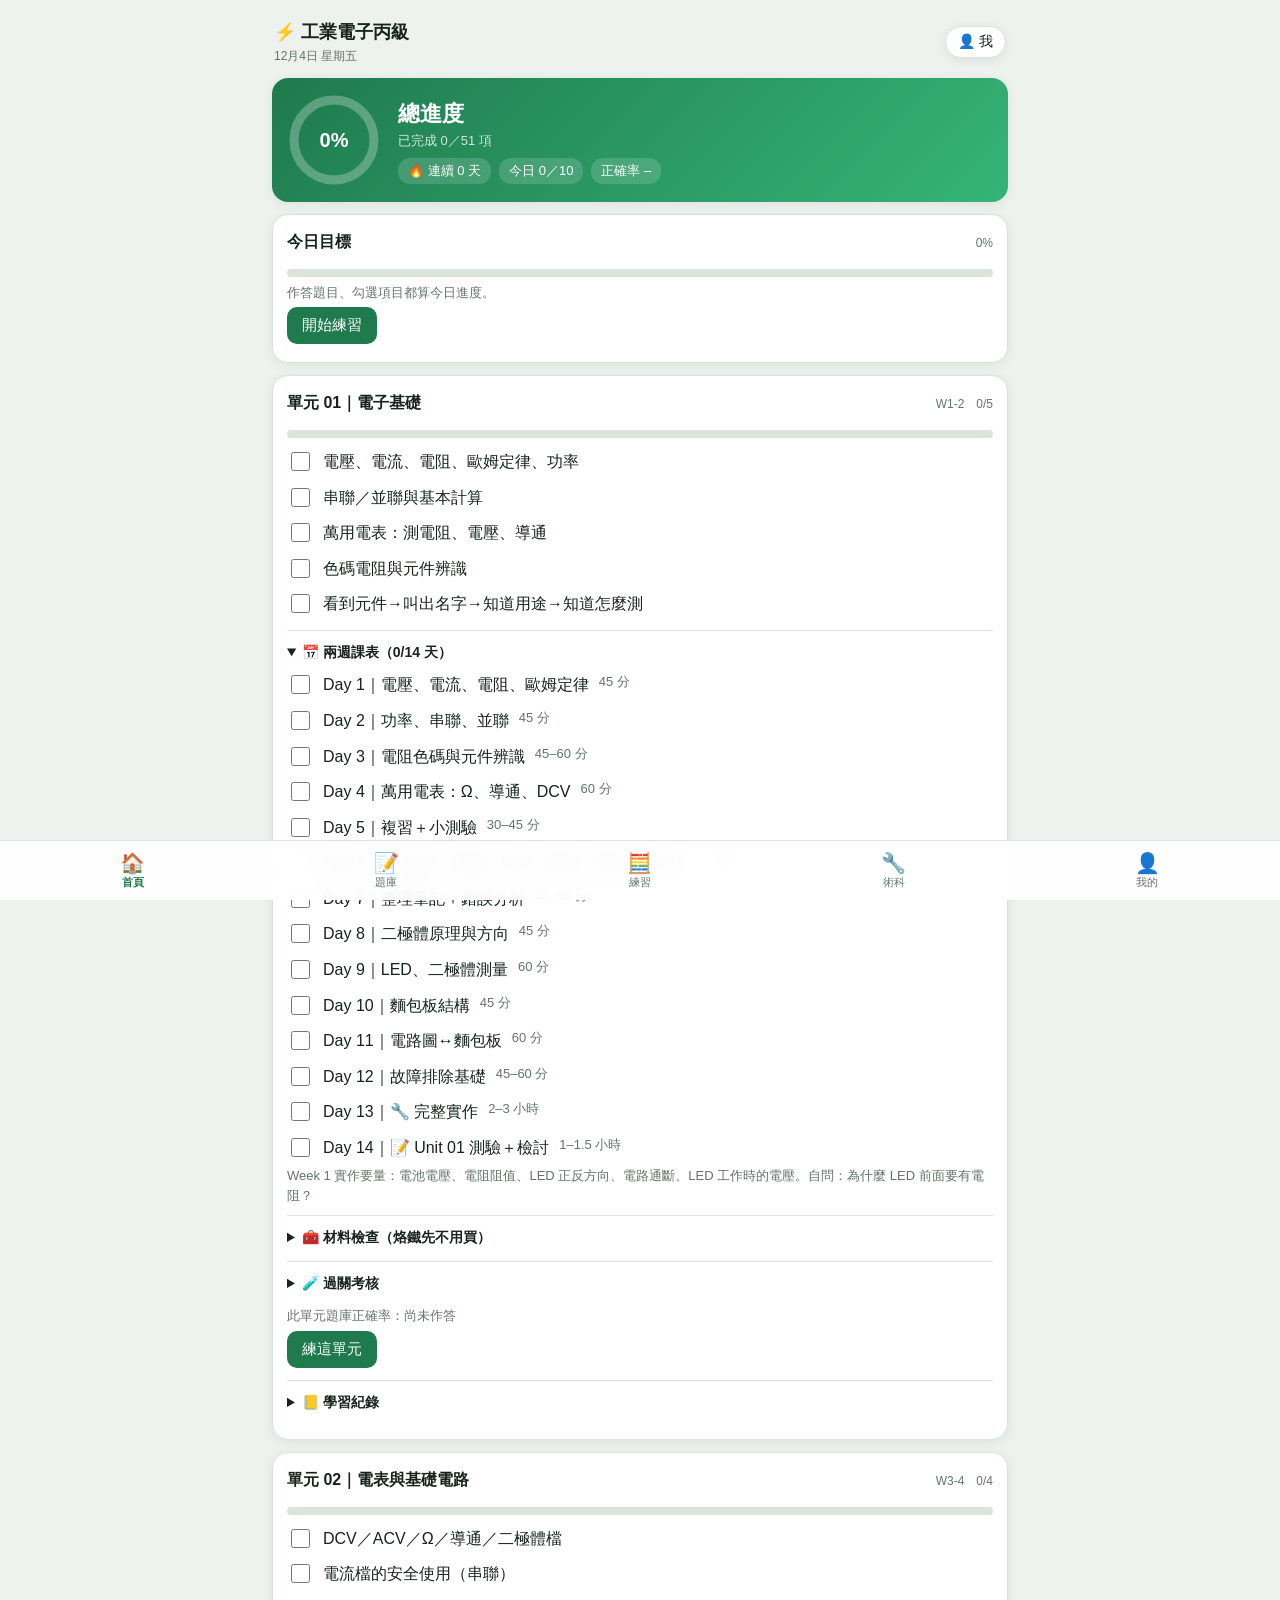
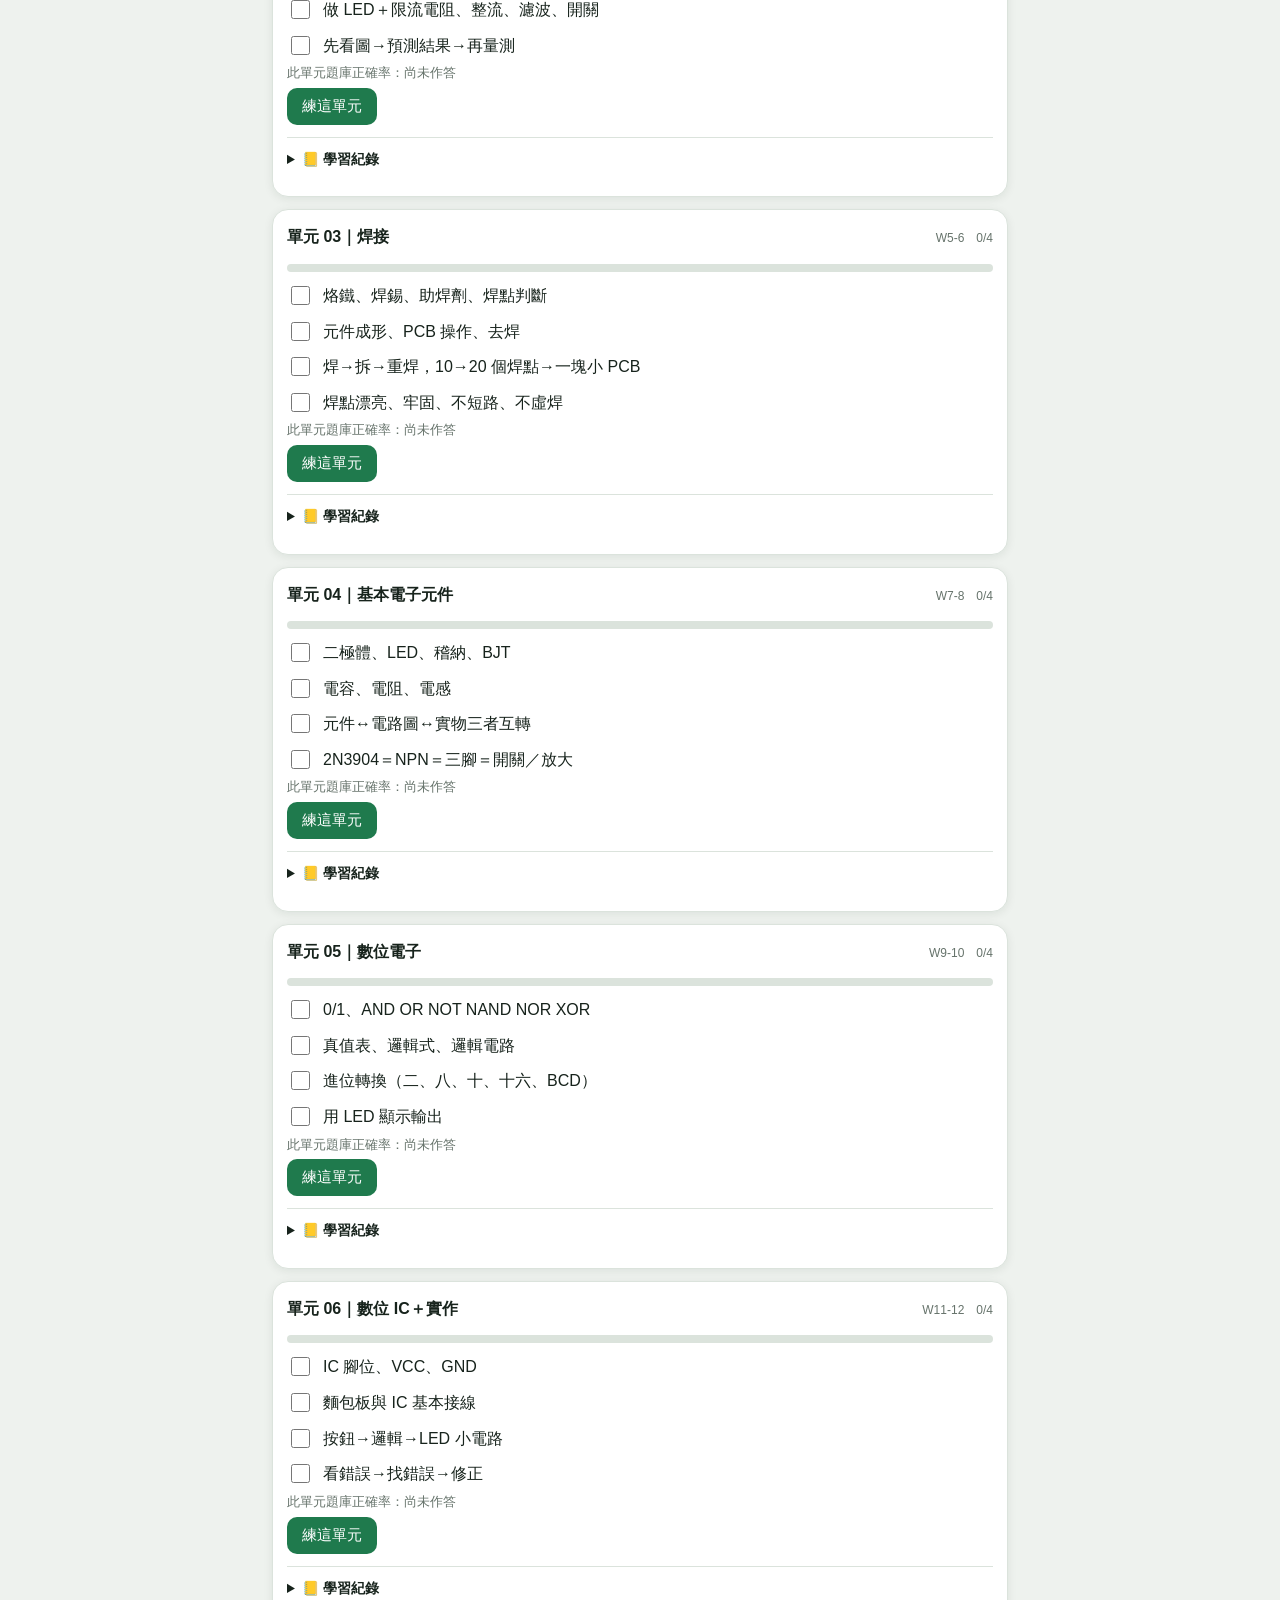
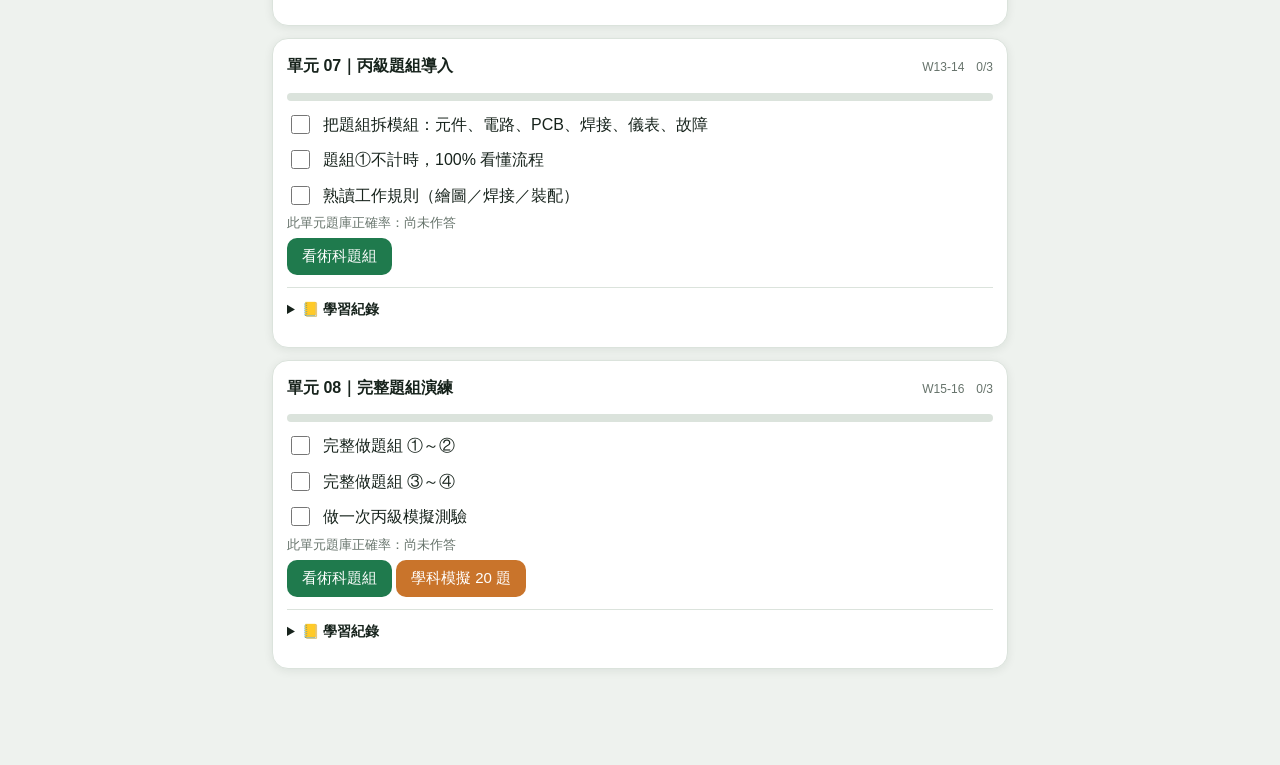
<file: index.html>
<!DOCTYPE html>
<html lang="zh-Hant"><head><meta charset="utf-8">
<meta name="viewport" content="width=device-width, initial-scale=1, viewport-fit=cover">
<title>丙級電子 練習</title>
<link rel="manifest" href="manifest.webmanifest">
<link rel="icon" href="icon-192.png">
<link rel="apple-touch-icon" href="apple-touch-icon.png">
<meta name="theme-color" content="#14201a">
<meta name="apple-mobile-web-app-capable" content="yes">
<meta name="mobile-web-app-capable" content="yes">
<meta name="apple-mobile-web-app-title" content="丙級電子">
<link rel="stylesheet" href="style.css">
</head><body>
<div id="app">
<div id="hd"><div><h1>⚡ 工業電子丙級</h1><small id="sub"></small></div><button id="who" onclick="go('me')"></button></div>
<main id="v"></main>
</div>
<nav id="nav"></nav>
<script src="qdata.js"></script>
<script src="data.js"></script>
<script src="practice.js"></script>
<script src="app.js"></script>
<script>if("serviceWorker"in navigator)navigator.serviceWorker.register("sw.js").catch(()=>{})</script>
</body></html>
</file>
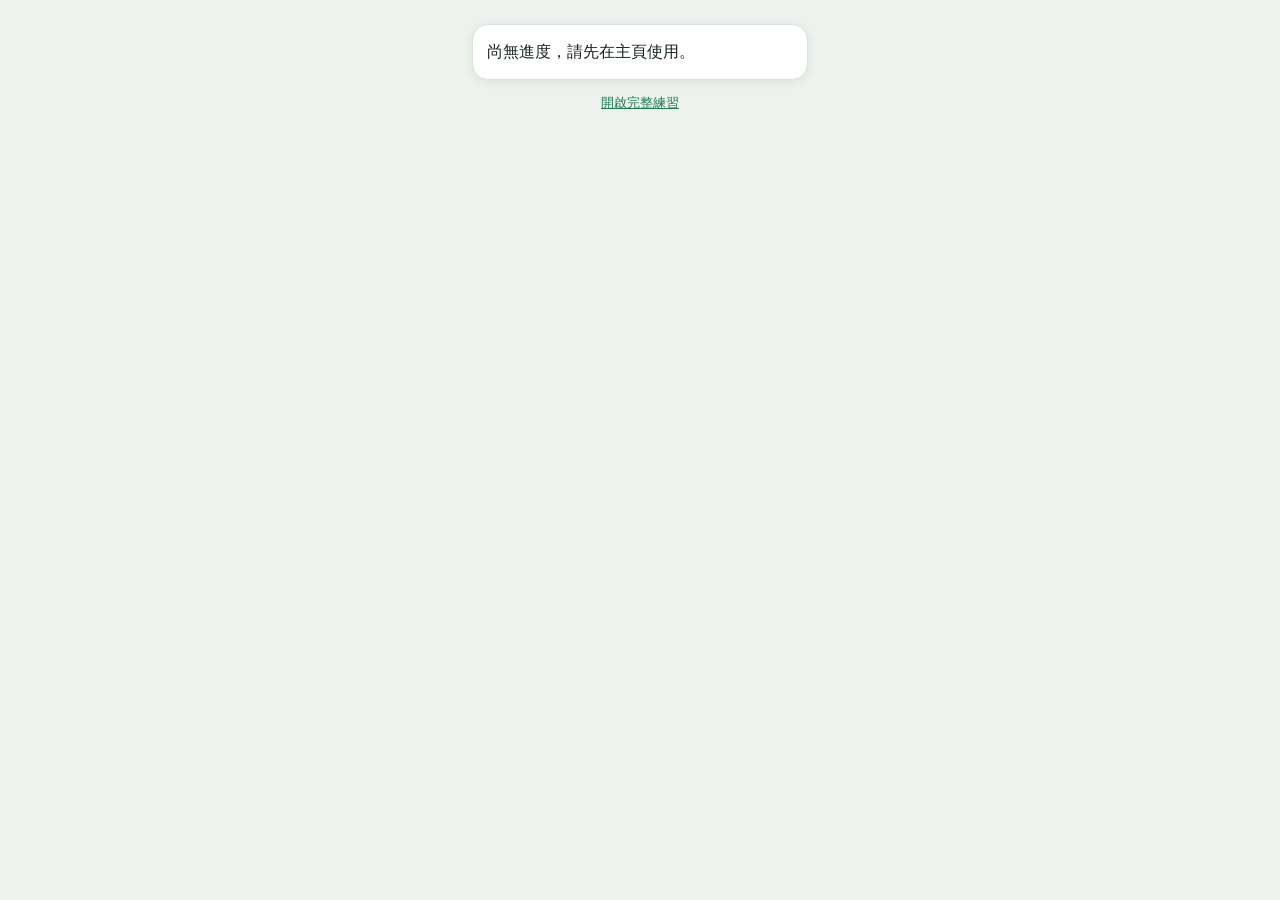
<file: widget.html>
<!DOCTYPE html>
<html lang="zh-Hant"><head><meta charset="utf-8"><meta name="viewport" content="width=device-width, initial-scale=1, viewport-fit=cover">
<title>丙級進度</title><link rel="manifest" href="manifest.webmanifest"><link rel="stylesheet" href="style.css"><meta name="theme-color" content="#14201a"></head>
<body><div id="app" style="max-width:360px;padding-top:24px"><div id="w"></div><p class="mu" style="text-align:center"><a href="./" style="color:var(--ac)">開啟完整練習</a></p></div>
<script>
function r(){let s=null;try{s=JSON.parse(localStorage.getItem("ec_sum"))}catch(e){}
const w=document.getElementById("w");
if(!s){w.innerHTML='<div class="c">尚無進度，請先在主頁使用。</div>';return}
const C=2*Math.PI*40,p=s.pct;
w.innerHTML=`<div class="c hero" style="flex-direction:column;text-align:center"><div class="ring"><svg width="96" height="96"><circle cx="48" cy="48" r="40" fill="none" stroke="#ffffff44" stroke-width="9"/><circle cx="48" cy="48" r="40" fill="none" stroke="#fff" stroke-width="9" stroke-linecap="round" stroke-dasharray="${C}" stroke-dashoffset="${C*(1-p/100)}"/></svg><span>${p}%</span></div><b>⚡ 丙級進度</b><div class="kp"><i>🔥 ${s.streak} 天</i><i>今日 ${s.today}/${s.goal}</i><i>正確率 ${s.acc==null?"–":s.acc+"%"}</i></div><div class="mu">${s.name}</div></div>`}
r();addEventListener("focus",r);document.addEventListener("visibilitychange",r)
</script></body></html>
</file>
<file: style.css>
:root{--bg:#eef2ee;--card:#fff;--tx:#17231c;--mu:#66736b;--ac:#1f7a4d;--ac2:#35b477;--bd:#dbe3dc;--bad:#c0392b;--ok:#1f7a4d;--sh:0 2px 10px #0a2a1a14;box-sizing:border-box}
@media(prefers-color-scheme:dark){:root:not([data-theme="light"]){--bg:#0e1511;--card:#17211b;--tx:#e6ede8;--mu:#93a39a;--ac:#4cc38a;--ac2:#2f9866;--bd:#273429;--bad:#ff7b6b;--ok:#4cc38a;--sh:none}}
:root[data-theme="dark"]{--bg:#0e1511;--card:#17211b;--tx:#e6ede8;--mu:#93a39a;--ac:#4cc38a;--ac2:#2f9866;--bd:#273429;--bad:#ff7b6b;--ok:#4cc38a;--sh:none}
*{box-sizing:border-box;-webkit-tap-highlight-color:transparent}
html{height:100%;scroll-padding-top:env(safe-area-inset-top,0px)}
body{margin:0;background:var(--bg);color:var(--tx);font:16px/1.6 -apple-system,"Noto Sans TC","PingFang TC","Microsoft JhengHei",sans-serif;padding-top:env(safe-area-inset-top,0px)}
#app{max-width:760px;margin:auto;padding:12px 12px calc(84px + env(safe-area-inset-bottom,0px))}
h1{font-size:18px;margin:0}h2{font-size:16px;margin:0 0 8px}h3{font-size:14px;margin:12px 0 4px}
#hd{display:flex;align-items:center;justify-content:space-between;padding:6px 2px 12px}
#hd small{color:var(--mu);font-size:12px;display:block}
#who{background:var(--card);border:1px solid var(--bd);color:var(--tx);border-radius:20px;padding:6px 12px;font-size:14px;box-shadow:var(--sh)}
nav{position:fixed;left:0;right:0;bottom:0;display:flex;background:color-mix(in srgb,var(--card) 90%,transparent);backdrop-filter:blur(12px);border-top:1px solid var(--bd);padding:6px 6px calc(6px + env(safe-area-inset-bottom,0px));z-index:5}
nav button{flex:1;background:none;border:0;color:var(--mu);font-size:11px;padding:4px 0;border-radius:10px}
nav button b{display:block;font-size:20px;font-weight:400;line-height:1.2}
nav button.on{color:var(--ac);font-weight:600}
.c{background:var(--card);border:1px solid var(--bd);border-radius:16px;padding:14px;margin-bottom:12px;box-shadow:var(--sh)}
.hero{display:flex;gap:16px;align-items:center;background:linear-gradient(135deg,var(--ac),var(--ac2));color:#fff;border:0}
.hero .mu{color:#ffffffcc}.hero b{font-size:22px}
.ring{position:relative;width:96px;height:96px;flex:none}.ring svg{transform:rotate(-90deg)}
.ring span{position:absolute;inset:0;display:grid;place-items:center;font-weight:700;font-size:20px}
.kp{display:flex;gap:8px;margin-top:6px;flex-wrap:wrap}
.kp i{font-style:normal;background:#ffffff26;border-radius:12px;padding:3px 10px;font-size:13px}
.mu{color:var(--mu);font-size:13px}
button.b{background:var(--ac);color:#fff;border:0;border-radius:10px;padding:9px 15px;font-size:15px;margin:4px 4px 4px 0}
button.b.g{background:var(--bg);color:var(--tx);border:1px solid var(--bd)}
button.b.x{background:#c9742b}
button.o{display:block;width:100%;text-align:left;background:var(--bg);color:var(--tx);border:1px solid var(--bd);border-radius:12px;padding:11px;margin:6px 0;font-size:15px}
button.o.r{border-color:var(--ok);background:color-mix(in srgb,var(--ok) 18%,transparent)}
button.o.w{border-color:var(--bad);background:color-mix(in srgb,var(--bad) 18%,transparent)}
.bar{height:8px;background:var(--bd);border-radius:5px;overflow:hidden;margin:6px 0}.bar i{display:block;height:100%;background:linear-gradient(90deg,var(--ac),var(--ac2));border-radius:5px}
label.ck{display:flex;gap:10px;align-items:flex-start;padding:5px 0}
input[type=checkbox]{width:19px;height:19px;accent-color:var(--ac);margin-top:3px;flex:none}
select,input[type=text],input[type=password],input[type=number]{font-size:16px;padding:9px;border-radius:10px;border:1px solid var(--bd);background:var(--bg);color:var(--tx);max-width:100%}
.row{display:flex;gap:8px;align-items:center;flex-wrap:wrap}
.sw{display:inline-block;width:22px;height:34px;border-radius:4px;border:1px solid #0006;margin-right:3px;vertical-align:middle}
.res{display:flex;align-items:center;background:#d9c7a0;border-radius:18px;padding:8px 14px;margin:8px 0;width:max-content;max-width:100%}
table{border-collapse:collapse;font-size:13px;width:100%}td,th{border:1px solid var(--bd);padding:5px;text-align:center}
.sc{overflow-x:auto}.ok{color:var(--ok)}.bad{color:var(--bad)}
.u{display:flex;justify-content:space-between;align-items:baseline}.u .tag{font-size:12px;color:var(--mu)}
.st{display:flex;align-items:center;gap:8px;font-size:13px}.st span:first-child{width:78px;flex:none}.st .bar{flex:1}
details{margin:8px 0;border-top:1px solid var(--bd);padding-top:6px}summary{cursor:pointer;font-weight:600;font-size:14px;padding:4px 0}
</file>
